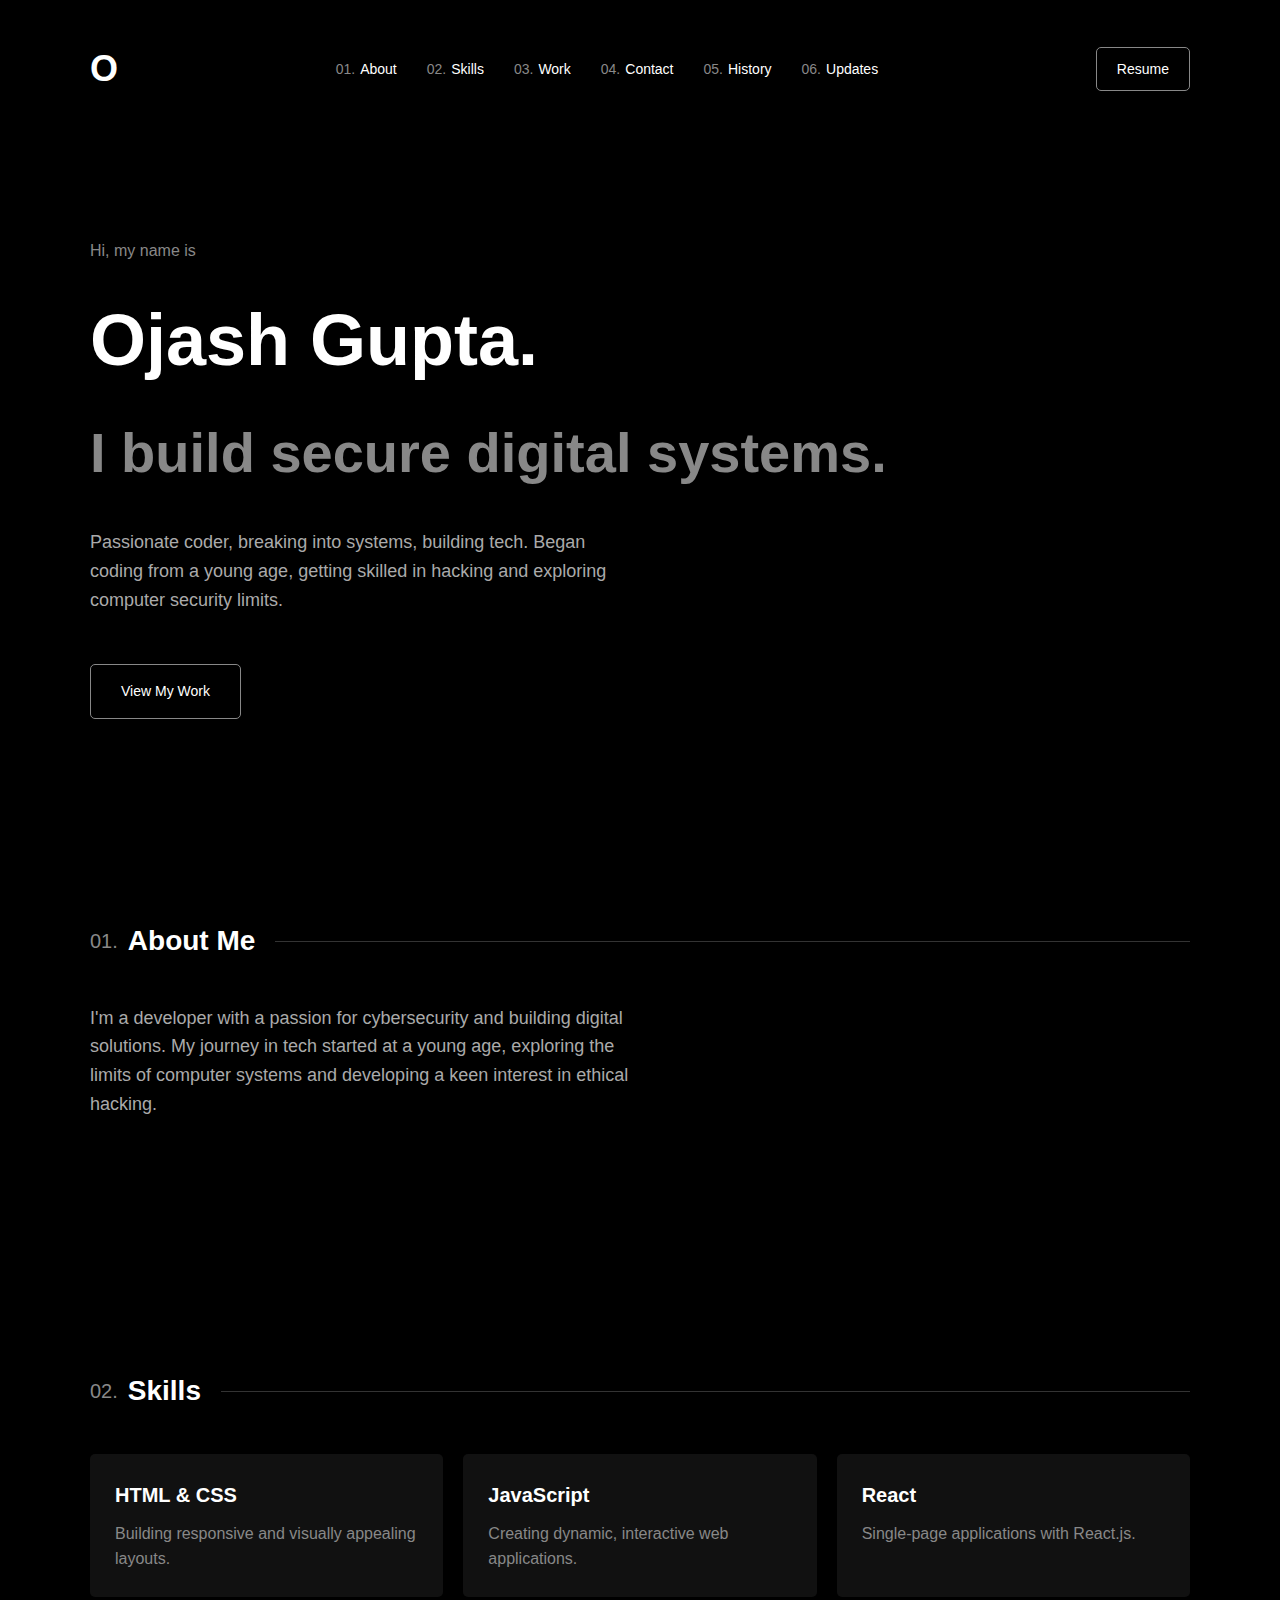
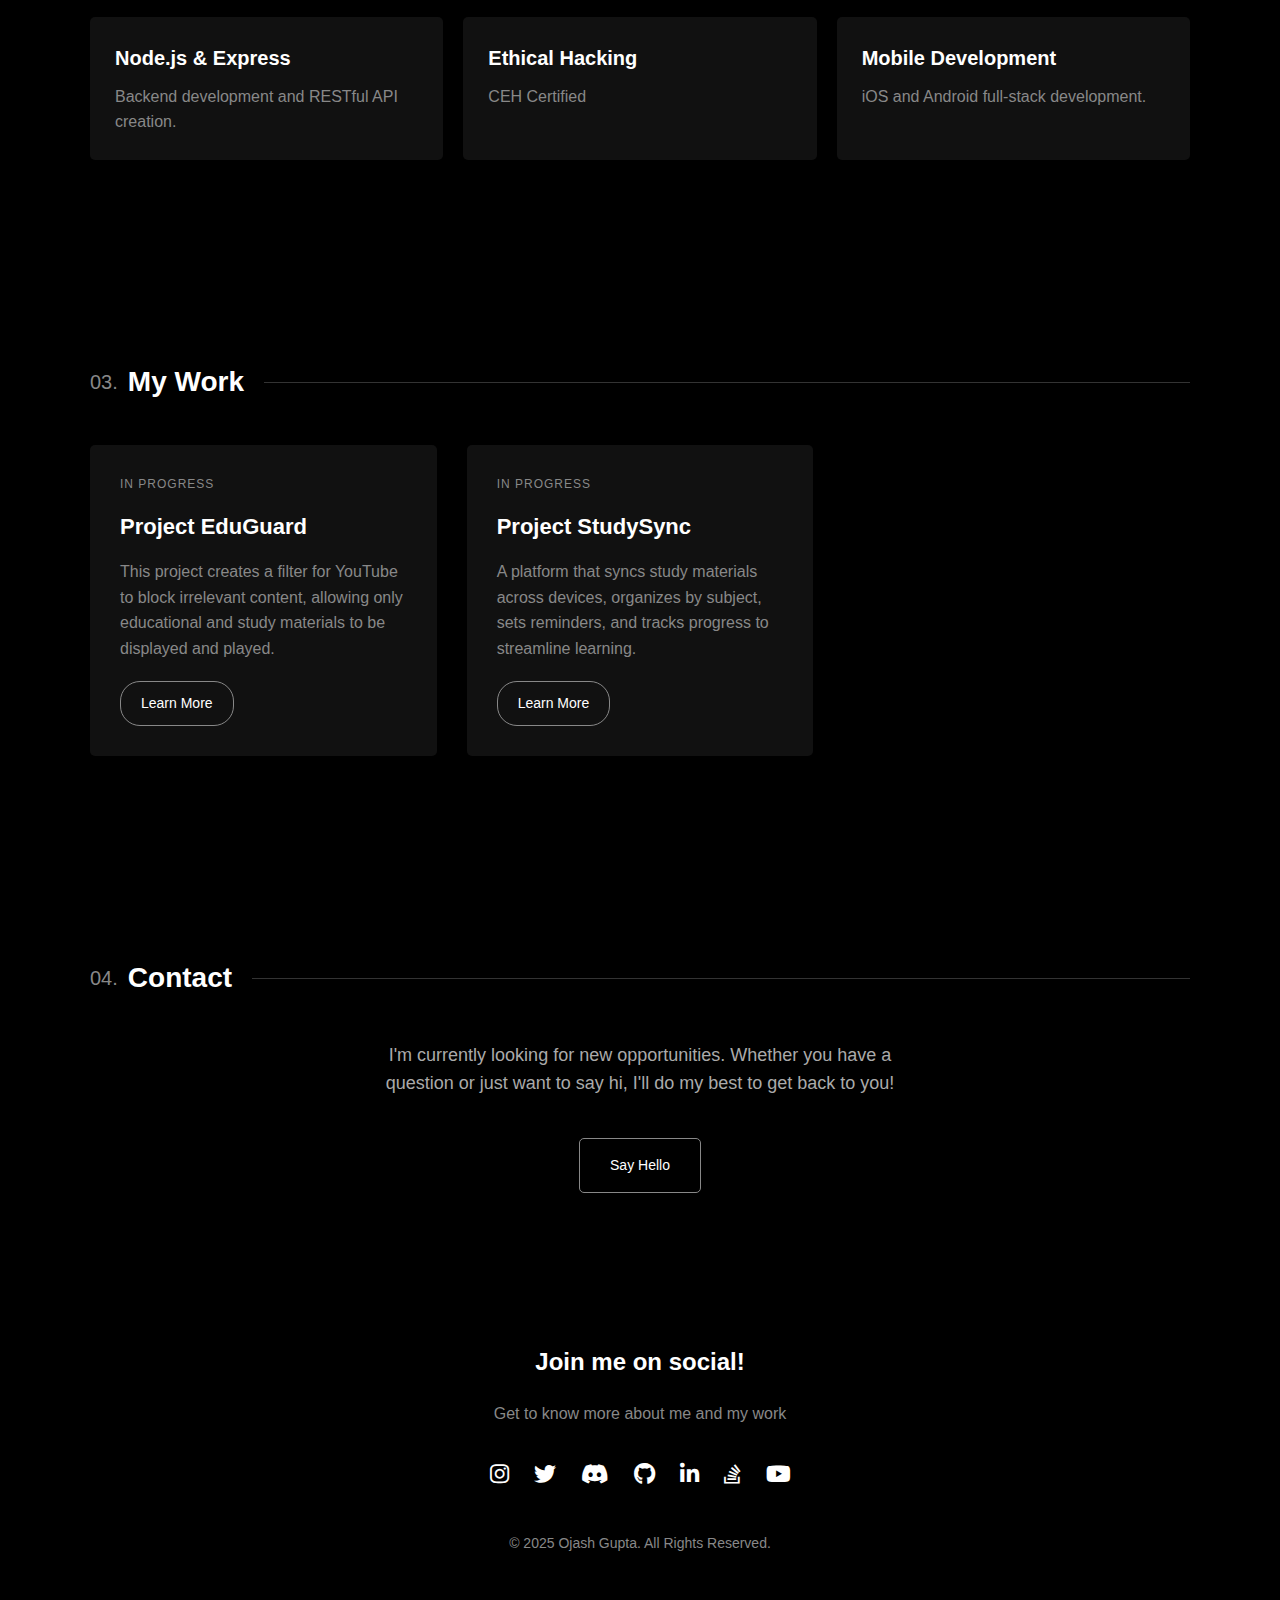
<file: index.html>
<!DOCTYPE html>
<html lang="en">
<head>
    <meta charset="UTF-8">
    <meta name="viewport" content="width=device-width, initial-scale=1.0">
    <title>Ojash Gupta | Developer</title>
    <link rel="stylesheet" href="https://cdnjs.cloudflare.com/ajax/libs/font-awesome/6.0.0-beta3/css/all.min.css">
    <style>
        /* Reset & Base Styles */
        * {
            margin: 0;
            padding: 0;
            box-sizing: border-box;
            font-family: -apple-system, BlinkMacSystemFont, 'Segoe UI', Roboto, Helvetica, Arial, sans-serif;
        }

        body {
            background-color: #000;
            color: #fff;
            line-height: 1.6;
        }

        /* Container */
        .container {
            max-width: 1200px;
            padding: 0 50px;
            margin: 0 auto;
        }

        /* Header & Navigation */
        header {
            padding: 40px 0;
        }

        .navbar {
            display: flex;
            justify-content: space-between;
            align-items: center;
        }

        .logo {
            font-weight: bold;
            font-size: 36px;
        }

        .nav-links {
            display: flex;
            gap: 30px;
            list-style: none;
        }

        .nav-item {
            display: flex;
            align-items: center;
        }

        .nav-number {
            color: #888;
            font-size: 14px;
            margin-right: 5px;
        }

        .nav-text {
            color: #fff;
            text-decoration: none;
            font-size: 14px;
            transition: color 0.3s ease;
        }

        .nav-text:hover {
            color: #888;
        }

        .resume-button {
            border: 1px solid #888;
            padding: 10px 20px;
            border-radius: 5px;
            color: #fff;
            text-decoration: none;
            font-size: 14px;
            transition: all 0.3s ease;
        }

        .resume-button:hover {
            background-color: rgba(255, 255, 255, 0.1);
        }

        /* Hero Section */
        .hero {
            padding: 100px 0;
        }

        .hero-small {
            color: #888;
            font-size: 16px;
            margin-bottom: 20px;
        }

        .hero-name {
            font-size: 72px;
            font-weight: bold;
            margin-bottom: 10px;
        }

        .hero-title {
            font-size: 56px;
            font-weight: bold;
            color: #888;
            margin-bottom: 30px;
        }

        .hero-description {
            max-width: 540px;
            color: #aaa;
            font-size: 18px;
            margin-bottom: 50px;
            line-height: 1.6;
        }

        .hero-button {
            display: inline-block;
            border: 1px solid #888;
            padding: 15px 30px;
            border-radius: 5px;
            color: #fff;
            text-decoration: none;
            font-size: 14px;
            transition: all 0.3s ease;
        }

        .hero-button:hover {
            background-color: rgba(255, 255, 255, 0.1);
        }

        /* Sections */
        .section {
            padding: 100px 0;
        }

        .section-header {
            display: flex;
            align-items: center;
            margin-bottom: 40px;
        }

        .section-number {
            color: #888;
            font-size: 20px;
            margin-right: 10px;
        }

        .section-title {
            font-size: 28px;
            font-weight: bold;
        }

        .section-line {
            flex: 1;
            height: 1px;
            background-color: #333;
            margin-left: 20px;
        }

        /* Skills Section */
        .skills-grid {
            display: grid;
            grid-template-columns: repeat(auto-fill, minmax(300px, 1fr));
            gap: 20px;
        }

        .skill-card {
            background-color: #111;
            padding: 25px;
            border-radius: 5px;
            transition: transform 0.3s ease;
        }

        .skill-card:hover {
            transform: translateY(-5px);
        }

        .skill-title {
            font-size: 20px;
            margin-bottom: 10px;
        }

        .skill-description {
            color: #888;
            font-size: 16px;
        }

        /* Projects Section */
        .projects-grid {
            display: grid;
            grid-template-columns: repeat(auto-fill, minmax(300px, 1fr));
            gap: 30px;
        }

        .project-card {
            background-color: #111;
            padding: 30px;
            border-radius: 5px;
            transition: transform 0.3s ease;
        }

        .project-card:hover {
            transform: translateY(-5px);
        }

        .project-status {
            color: #888;
            font-size: 12px;
            text-transform: uppercase;
            letter-spacing: 1px;
            margin-bottom: 15px;
        }

        .project-title {
            font-size: 22px;
            margin-bottom: 15px;
        }

        .project-description {
            color: #888;
            font-size: 16px;
            margin-bottom: 20px;
        }

        .project-link {
            display: inline-block;
            border: 1px solid #888;
            padding: 10px 20px;
            border-radius: 20px;
            color: #fff;
            text-decoration: none;
            font-size: 14px;
            transition: all 0.3s ease;
        }

        .project-link:hover {
            background-color: rgba(255, 255, 255, 0.1);
        }

        /* Footer */
        footer {
            padding: 50px 0;
            text-align: center;
        }

        .footer-title {
            font-size: 24px;
            margin-bottom: 20px;
        }

        .footer-description {
            color: #888;
            max-width: 500px;
            margin: 0 auto 30px;
        }

        .social-icons {
            display: flex;
            justify-content: center;
            gap: 25px;
            margin-bottom: 40px;
        }

        .social-icon {
            color: #fff;
            font-size: 22px;
            transition: color 0.3s ease;
        }

        .social-icon:hover {
            color: #888;
        }

        .footer-copyright {
            color: #888;
            font-size: 14px;
        }

        /* Responsive Design */
        @media screen and (max-width: 768px) {
            .container {
                padding: 0 20px;
            }

            .hero-name, .hero-title {
                font-size: 42px;
            }

            .hero-description {
                font-size: 16px;
            }

            .nav-links {
                display: none;
            }
        }
    </style>
</head>
<body>
    <header>
        <div class="container">
            <nav class="navbar">
                <div class="logo">O</div>
                <ul class="nav-links">
                    <li class="nav-item">
                        <span class="nav-number">01.</span>
                        <a href="#about" class="nav-text">About</a>
                    </li>
                    <li class="nav-item">
                        <span class="nav-number">02.</span>
                        <a href="#skills" class="nav-text">Skills</a>
                    </li>
                    <li class="nav-item">
                        <span class="nav-number">03.</span>
                        <a href="#work" class="nav-text">Work</a>
                    </li>
                    <li class="nav-item">
                        <span class="nav-number">04.</span>
                        <a href="#contact" class="nav-text">Contact</a>
                    </li>
                    <li class="nav-item">
                        <span class="nav-number">05.</span>
                        <a href="history.html" class="nav-text">History</a>
                    </li>
                    <li class="nav-item">
                        <span class="nav-number">06.</span>
                        <a href="updates.html" class="nav-text">Updates</a>
                    </li>
                </ul>
                <a href="/contact.html" class="resume-button" target="_blank">Resume</a>
            </nav>
        </div>
    </header>

    <main>
        <section class="hero">
            <div class="container">
                <p class="hero-small">Hi, my name is</p>
                <h1 class="hero-name">Ojash Gupta.</h1>
                <h2 class="hero-title">I build secure digital systems.</h2>
                <p class="hero-description">
                    Passionate coder, breaking into systems, building tech. 
                    Began coding from a young age, getting skilled in hacking and 
                    exploring computer security limits.
                </p>
                <a href="#work" class="hero-button">View My Work</a>
            </div>
        </section>

        <section id="about" class="section">
            <div class="container">
                <div class="section-header">
                    <span class="section-number">01.</span>
                    <h2 class="section-title">About Me</h2>
                    <div class="section-line"></div>
                </div>
                <p class="hero-description">
                    I'm a developer with a passion for cybersecurity and building 
                    digital solutions. My journey in tech started at a young age, 
                    exploring the limits of computer systems and developing 
                    a keen interest in ethical hacking.
                </p>
            </div>
        </section>

        <section id="skills" class="section">
            <div class="container">
                <div class="section-header">
                    <span class="section-number">02.</span>
                    <h2 class="section-title">Skills</h2>
                    <div class="section-line"></div>
                </div>
                <div class="skills-grid">
                    <div class="skill-card">
                        <h3 class="skill-title">HTML & CSS</h3>
                        <p class="skill-description">Building responsive and visually appealing layouts.</p>
                    </div>
                    <div class="skill-card">
                        <h3 class="skill-title">JavaScript</h3>
                        <p class="skill-description">Creating dynamic, interactive web applications.</p>
                    </div>
                    <div class="skill-card">
                        <h3 class="skill-title">React</h3>
                        <p class="skill-description">Single-page applications with React.js.</p>
                    </div>
                    <div class="skill-card">
                        <h3 class="skill-title">Node.js & Express</h3>
                        <p class="skill-description">Backend development and RESTful API creation.</p>
                    </div>
                    <div class="skill-card">
                        <h3 class="skill-title">Ethical Hacking</h3>
                        <p class="skill-description">CEH Certified</p>
                    </div>
                    <div class="skill-card">
                        <h3 class="skill-title">Mobile Development</h3>
                        <p class="skill-description">iOS and Android full-stack development.</p>
                    </div>
                </div>
            </div>
        </section>

        <section id="work" class="section">
            <div class="container">
                <div class="section-header">
                    <span class="section-number">03.</span>
                    <h2 class="section-title">My Work</h2>
                    <div class="section-line"></div>
                </div>
                <div class="projects-grid">
                    <div class="project-card">
                        <p class="project-status">In Progress</p>
                        <h3 class="project-title">Project EduGuard</h3>
                        <p class="project-description">
                            This project creates a filter for YouTube to block irrelevant content, 
                            allowing only educational and study materials to be displayed and played.
                        </p>
                        <a href="ComingSoon.html" class="project-link">Learn More</a>
                    </div>
                    <div class="project-card">
                        <p class="project-status">In Progress</p>
                        <h3 class="project-title">Project StudySync</h3>
                        <p class="project-description">
                            A platform that syncs study materials across devices, organizes by subject, 
                            sets reminders, and tracks progress to streamline learning.
                        </p>
                        <a href="ComingSoon.html" class="project-link">Learn More</a>
                    </div>
                </div>
            </div>
        </section>

        <section id="contact" class="section">
            <div class="container">
                <div class="section-header">
                    <span class="section-number">04.</span>
                    <h2 class="section-title">Contact</h2>
                    <div class="section-line"></div>
                </div>
                <p class="hero-description" style="text-align: center; margin: 0 auto;">
                    I'm currently looking for new opportunities. 
                    Whether you have a question or just want to say hi, 
                    I'll do my best to get back to you!
                </p>
                <div style="text-align: center; margin-top: 40px;">
                    <a href="contact.html" class="hero-button">Say Hello</a>
                </div>
            </div>
        </section>
    </main>

    <footer>
        <div class="container">
            <h2 class="footer-title">Join me on social!</h2>
            <p class="footer-description">Get to know more about me and my work</p>
            <div class="social-icons">
                <a href="https://www.instagram.com/ojash.gupta.14/" target="_blank" class="social-icon">
                    <i class="fab fa-instagram"></i>
                </a>
                <a href="https://twitter.com/Compute10021701" target="_blank" class="social-icon">
                    <i class="fab fa-twitter"></i>
                </a>
                <a href="https://discord.com/tech1690/" target="_blank" class="social-icon">
                    <i class="fab fa-discord"></i>
                </a>
                <a href="https://github.com/ComputerTech99/Tech" target="_blank" class="social-icon">
                    <i class="fab fa-github"></i>
                </a>
                <a href="https://www.linkedin.com/in/ojash-gupta-3b2167216" target="_blank" class="social-icon">
                    <i class="fab fa-linkedin-in"></i>
                </a>
                <a href="https://stackoverflow.com/users/21220225" target="_blank" class="social-icon">
                    <i class="fab fa-stack-overflow"></i>
                </a>
                <a href="http://www.youtube.com/@computertech6693" target="_blank" class="social-icon">
                    <i class="fab fa-youtube"></i>
                </a>
            </div>
            <p class="footer-copyright">© 2025 Ojash Gupta. All Rights Reserved.</p>
        </div>
    </footer>

    <script>
        // Smooth scrolling for navigation links
        document.querySelectorAll('a[href^="#"]').forEach(anchor => {
            anchor.addEventListener('click', function(e) {
                e.preventDefault();
                document.querySelector(this.getAttribute('href')).scrollIntoView({
                    behavior: 'smooth'
                });
            });
        });
    </script>
</body>
</html>
</file>
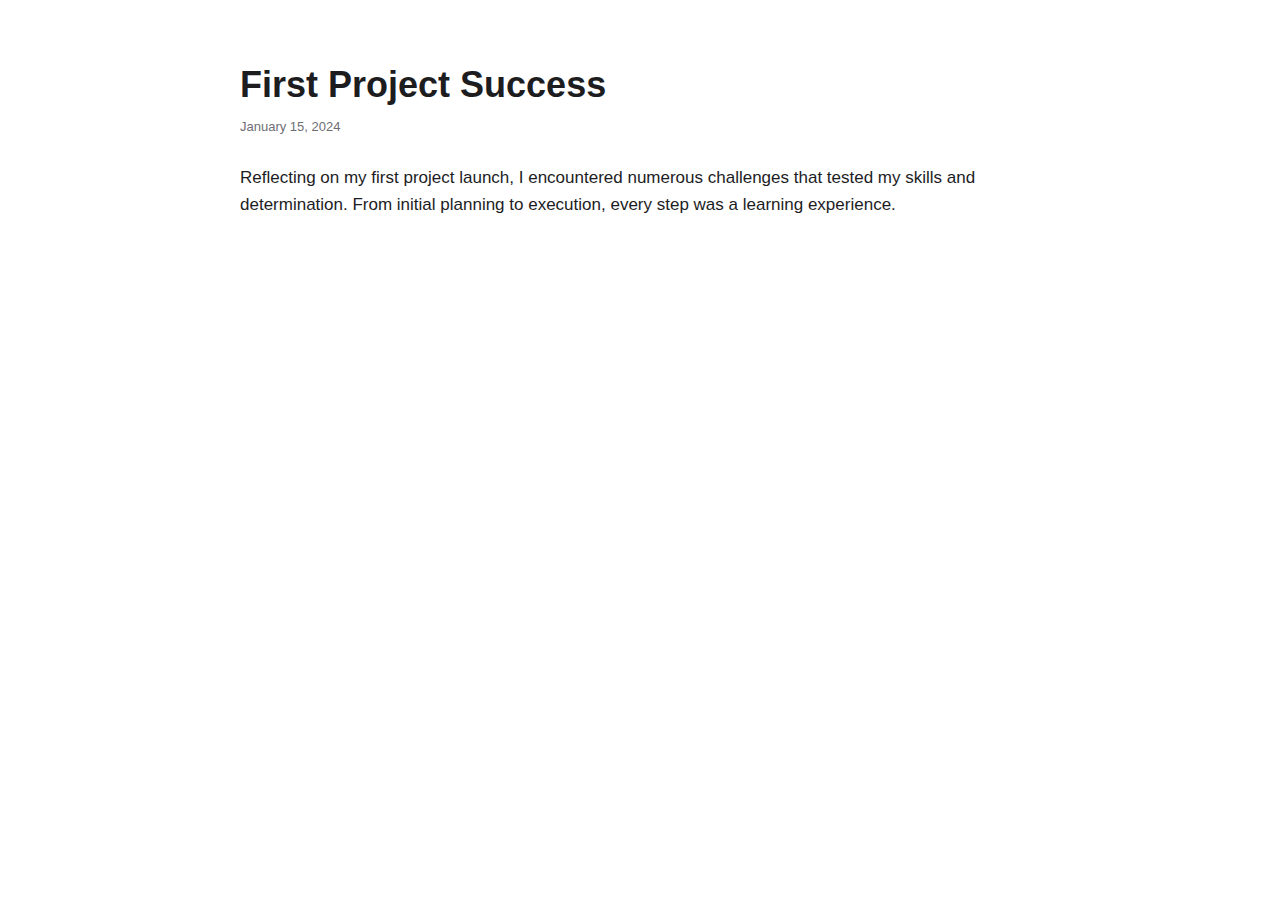
<file: blog-post-1.html>
<!DOCTYPE html>
<html lang="en">
<head>
    <meta charset="UTF-8">
    <title>First Project Success</title>
    <link rel="stylesheet" href="blog-post.css">
</head>
<body>

    <article class="blog-article">
        <h1>First Project Success</h1>
        <p class="post-date">January 15, 2024</p>
        <div class="post-content">
            <p>
                Reflecting on my first project launch, I encountered numerous challenges that tested my skills and determination. From initial planning to execution, every step was a learning experience.
            </p>
            <!-- Add the full content of your blog post here -->
        </div>
    </article>

</body>
</html>
</file>
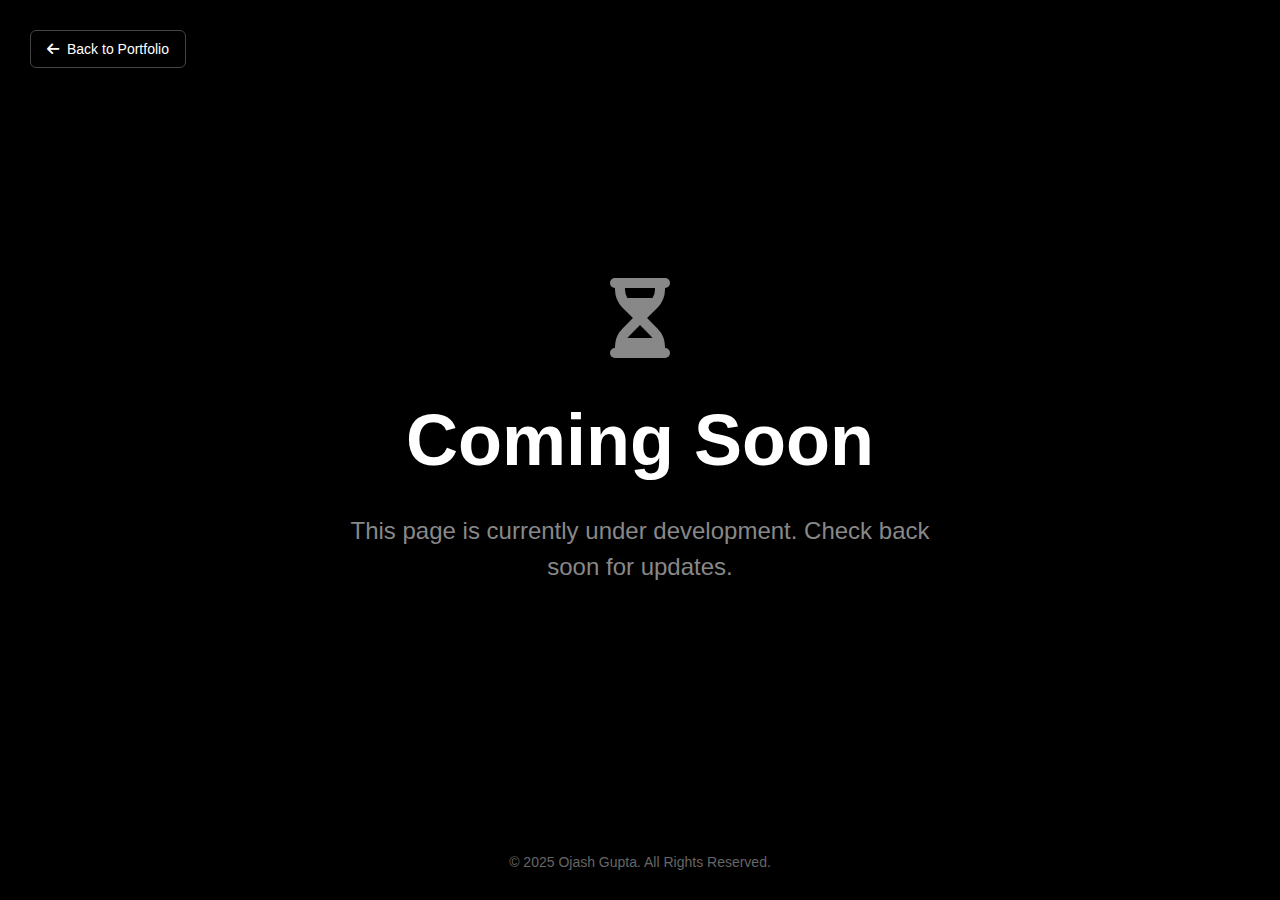
<file: ComingSoon.html>
<!DOCTYPE html>
<html lang="en">
<head>
    <meta charset="UTF-8">
    <meta name="viewport" content="width=device-width, initial-scale=1.0">
    <title>Coming Soon | Ojash Gupta</title>
    <link rel="stylesheet" href="https://cdnjs.cloudflare.com/ajax/libs/font-awesome/6.0.0/css/all.min.css">
    <style>
        * {
            margin: 0;
            padding: 0;
            box-sizing: border-box;
            font-family: -apple-system, BlinkMacSystemFont, "Helvetica Neue", Helvetica, Arial, sans-serif;
        }

        body {
            background-color: #000;
            color: #fff;
            min-height: 100vh;
            display: flex;
            flex-direction: column;
            justify-content: center;
            align-items: center;
            text-align: center;
            padding: 20px;
            position: relative;
        }

        .back-link {
            position: absolute;
            top: 30px;
            left: 30px;
            padding: 10px 16px;
            border: 1px solid #444;
            border-radius: 6px;
            color: #fff;
            text-decoration: none;
            font-size: 14px;
            transition: all 0.3s ease;
            display: flex;
            align-items: center;
            gap: 8px;
        }

        .back-link:hover {
            background-color: rgba(255, 255, 255, 0.1);
            transform: translateY(-2px);
        }

        .coming-soon {
            max-width: 600px;
        }

        .coming-soon-icon {
            font-size: 80px;
            margin-bottom: 30px;
            color: #888;
        }

        .coming-soon-title {
            font-size: 72px;
            font-weight: 700;
            margin-bottom: 30px;
            line-height: 1.2;
        }

        .coming-soon-subtitle {
            font-size: 24px;
            color: #888;
            margin-bottom: 40px;
            line-height: 1.5;
        }

        footer {
            position: absolute;
            bottom: 30px;
            width: 100%;
            text-align: center;
        }

        footer p {
            color: #666;
            font-size: 14px;
        }

        @media (max-width: 768px) {
            .coming-soon-title {
                font-size: 48px;
            }

            .coming-soon-subtitle {
                font-size: 18px;
            }

            .coming-soon-icon {
                font-size: 60px;
            }
        }
    </style>
</head>
<body>
    <a href="index.html" class="back-link">
        <i class="fas fa-arrow-left"></i>
        Back to Portfolio
    </a>

    <div class="coming-soon">
        <div class="coming-soon-icon">
            <i class="fas fa-hourglass-half"></i>
        </div>
        <h1 class="coming-soon-title">Coming Soon</h1>
        <p class="coming-soon-subtitle">This page is currently under development. Check back soon for updates.</p>
    </div>

    <footer>
        <p>© 2025 Ojash Gupta. All Rights Reserved.</p>
    </footer>
</body>
</html>
</file>
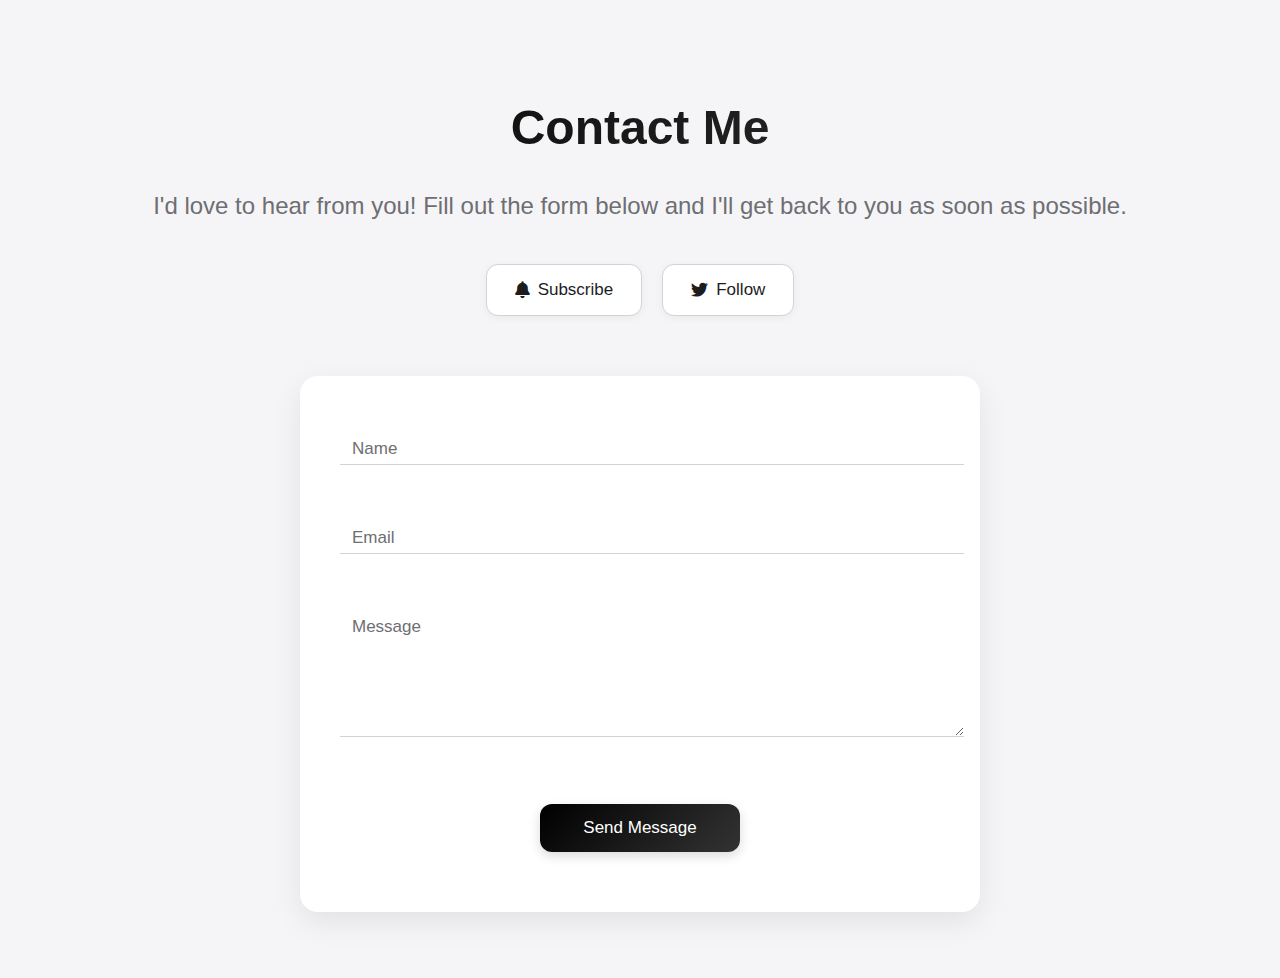
<file: contact.html>
<!DOCTYPE html>
<html lang="en">
<head>
    <meta charset="UTF-8">
    <meta name="viewport" content="width=device-width, initial-scale=1.0">
    <title>Contact Me</title>
    <link rel="stylesheet" href="contact.css">
    <link rel="stylesheet" href="https://cdnjs.cloudflare.com/ajax/libs/font-awesome/6.0.0/css/all.min.css">
    <!-- No need for external captcha script, Formspree will handle it -->
</head>
<body>

    <!-- Contact Section -->
    <section id="contact">
        <div class="contact-header">
            <h1>Contact Me</h1>
            <p>I'd love to hear from you! Fill out the form below and I'll get back to you as soon as possible.</p>
            <div class="contact-buttons">
                <button class="subscribe-btn"><i class="fas fa-bell"></i> Subscribe</button>
                <a href="https://twitter.com/Compute10021701" target="_blank" class="follow-btn"><i class="fab fa-twitter"></i> Follow</a>
            </div>
        </div>

        <!-- Contact Form -->
        <form id="contact-form" action="https://formspree.io/f/xdkegpek" method="POST">
            <div class="form-group">
                <input type="text" id="name" name="name" placeholder=" " required>
                <label for="name">Name</label>
            </div>

            <div class="form-group">
                <input type="email" id="email" name="email" placeholder=" " required>
                <label for="email">Email</label>
            </div>

            <div class="form-group">
                <textarea id="message" name="message" rows="6" placeholder=" " required></textarea>
                <label for="message">Message</label>
            </div>
            
            <!-- Formspree captcha field - leave empty for Formspree's auto-captcha -->
            <div id="contact-captcha"></div>
            
            <button type="submit" class="submit-btn" id="submit-button">
                <span class="btn-text">Send Message</span>
                <span class="btn-loader"><i class="fas fa-spinner fa-spin"></i></span>
            </button>

            <div id="form-status" class="form-status"></div>
        </form>
    </section>

    <!-- Modal Dialog Box -->
    <div id="modal" class="modal">
        <div class="modal-content">
            <span class="close-btn">&times;</span>
            <h2>Subscribe to Updates</h2>
            <p>Enter your email address to receive the latest updates.</p>
            <form id="subscribe-form" action="https://formspree.io/f/xdkegpek" method="POST">
                <input type="email" id="modal-email" name="email" placeholder="Email address" required>
                <input type="hidden" name="form-type" value="subscription">
                <!-- Formspree captcha field for subscription form - leave empty for Formspree's auto-captcha -->
                <div id="subscribe-captcha"></div>
                <button type="submit" class="submit-btn">Subscribe</button>
            </form>
            <div id="subscribe-status" class="form-status"></div>
        </div>
    </div>

    <!-- JavaScript -->
    <script src="contact.js"></script>

</body>
</html>
</file>
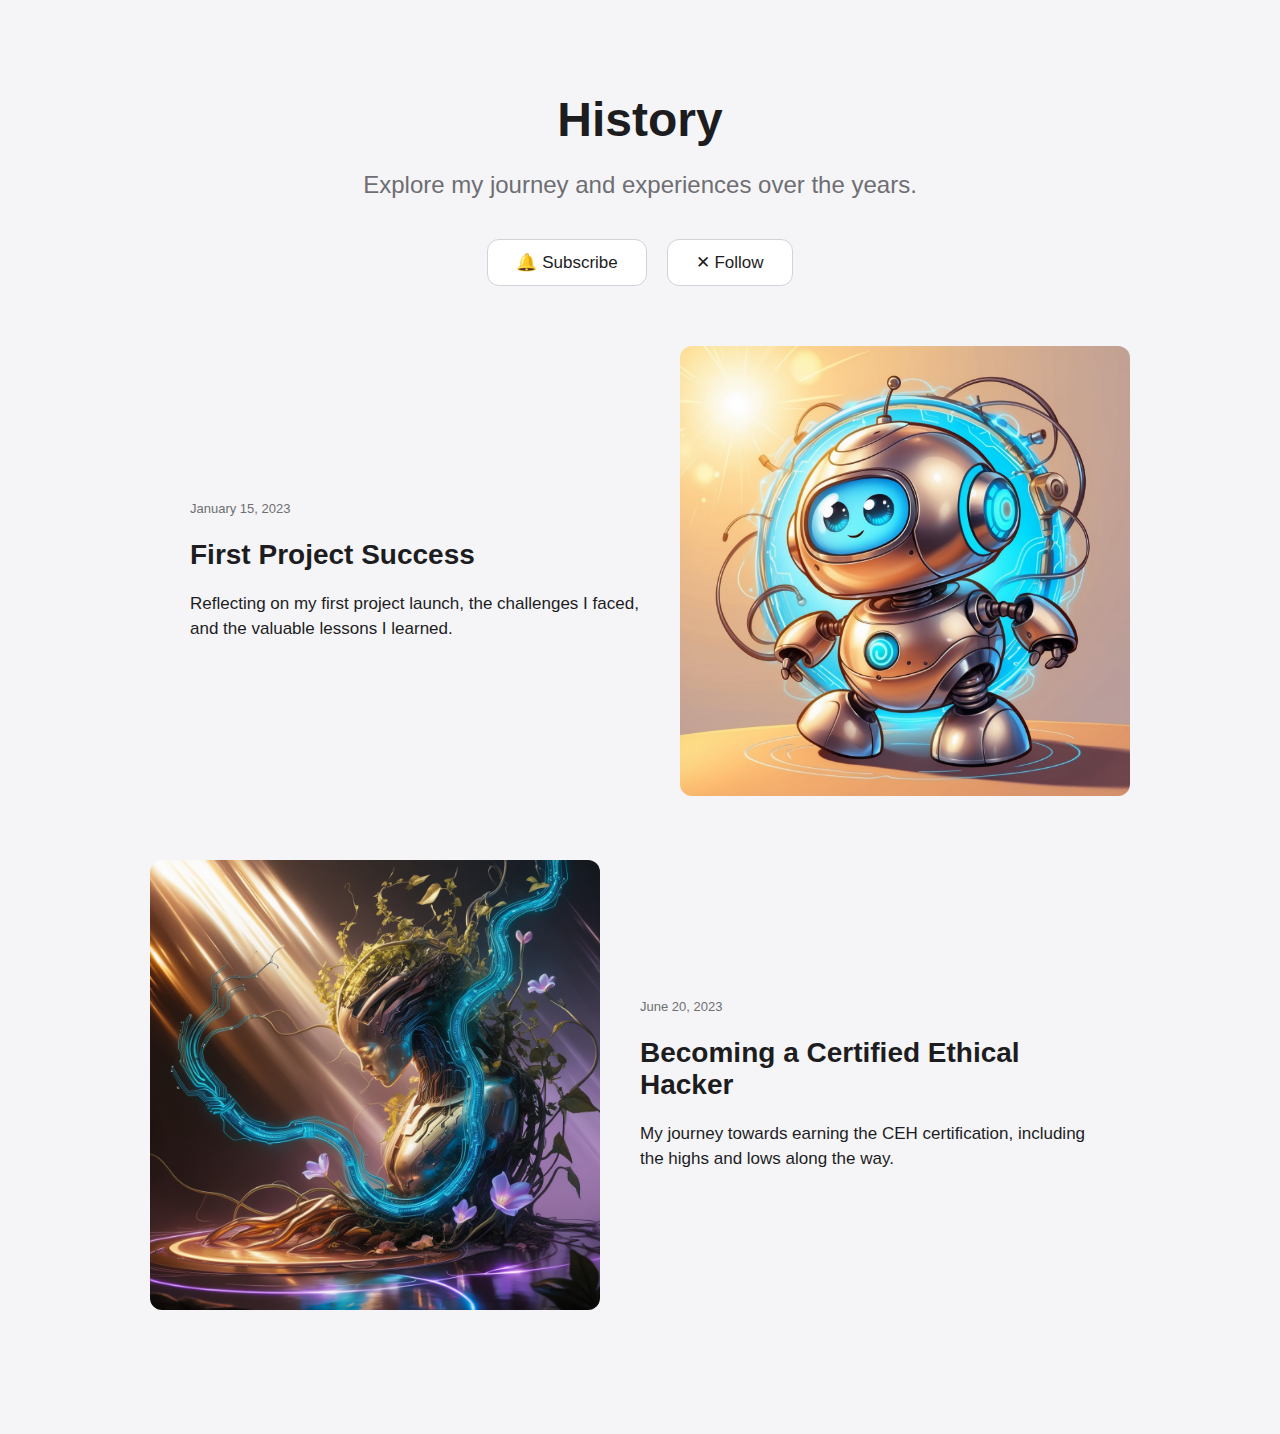
<file: history.html>
<!DOCTYPE html>
<html lang="en">
<head>
    <meta charset="UTF-8">
    <title>History</title>
    <link rel="stylesheet" href="history.css">
</head>
<body>

    <!-- History Section -->
    <section id="history">
        <div class="history-header">
            <h1>History</h1>
            <p>Explore my journey and experiences over the years.</p>
            <div class="history-buttons">
                <button class="subscribe-btn">🔔 Subscribe</button>
                <a href="https://twitter.com/Compute10021701" target="_blank" class="follow-btn">✕ Follow</a>
            </div>
        </div>

        <!-- Blog Card -->
        <a href="blog-post-1.html" target="_blank" class="blog-card">
            <div class="blog-image">
                <img src="img3.jpg" alt="First Project Success">
            </div>
            <div class="blog-info">
                <p class="blog-date">January 15, 2023</p>
                <h2>First Project Success</h2>
                <p class="blog-description">Reflecting on my first project launch, the challenges I faced, and the valuable lessons I learned.</p>
            </div>
        </a>

        <!-- Blog Card -->
        <a href="blog-post-2.html" target="_blank" class="blog-card">
            <div class="blog-image">
                <img src="img4.jpg" alt="Becoming a Certified Ethical Hacker">
            </div>
            <div class="blog-info">
                <p class="blog-date">June 20, 2023</p>
                <h2>Becoming a Certified Ethical Hacker</h2>
                <p class="blog-description">My journey towards earning the CEH certification, including the highs and lows along the way.</p>
            </div>
        </a>

        <!-- Additional blog cards can be added here -->
    </section>

    <!-- Modal Dialog Box -->
    <div id="modal" class="modal">
        <div class="modal-content">
            <span class="close-btn">&times;</span>
            <h2>Subscribe to Updates</h2>
            <p>Enter your email address to receive the latest updates.</p>
            <form id="subscribe-form">
                <input type="email" id="email" name="email" placeholder="Email address" required>
                <button type="submit" class="submit-btn">Subscribe</button>
            </form>
        </div>
    </div>

    <!-- JavaScript -->
    <script src="history.js"></script>

</body>
</html>
</file>
<file: blog-post.css>
body {
    font-family: -apple-system, BlinkMacSystemFont, "Helvetica Neue", Helvetica, Arial, sans-serif;
    margin: 0;
    padding: 40px 20px;
    background-color: #ffffff;
    color: #1d1d1f;
}

.blog-article {
    max-width: 800px;
    margin: 0 auto;
}

.blog-article h1 {
    font-size: 36px;
    font-weight: 600;
    margin-bottom: 10px;
}

.post-date {
    font-size: 13px;
    color: #6e6e73;
    margin-bottom: 30px;
}

.post-content p {
    font-size: 17px;
    line-height: 1.6;
    margin-bottom: 20px;
    color: #1d1d1f;
}
</file>
<file: contact.css>
/* General Styles */
body {
    font-family: -apple-system, BlinkMacSystemFont, "Helvetica Neue", Helvetica, Arial, sans-serif;
    margin: 0;
    padding: 0;
    background-color: #f5f5f7;
    color: #1d1d1f;
    line-height: 1.5;
}

#contact {
    max-width: 980px;
    margin: 0 auto;
    padding: 60px 20px;
}

.contact-header {
    text-align: center;
    margin-bottom: 60px;
}

.contact-header h1 {
    font-size: 48px;
    font-weight: 600;
    margin-bottom: 20px;
    background: linear-gradient(135deg, #000000 0%, #333333 100%);
    -webkit-background-clip: text;
    -webkit-text-fill-color: transparent;
    background-clip: text;
}

.contact-header p {
    font-size: 24px;
    color: #6e6e73;
    margin-bottom: 40px;
}

.contact-buttons {
    display: flex;
    justify-content: center;
    gap: 20px;
}

.subscribe-btn, .follow-btn {
    font-size: 17px;
    padding: 12px 28px;
    border-radius: 12px;
    border: 1px solid #d2d2d7;
    background-color: #fff;
    color: #1d1d1f;
    cursor: pointer;
    transition: all 0.3s ease;
    box-shadow: 0 2px 8px rgba(0, 0, 0, 0.05);
    display: flex;
    align-items: center;
    gap: 8px;
}

.subscribe-btn:hover, .follow-btn:hover {
    background-color: #f5f5f7;
    border-color: #6e6e73;
    transform: translateY(-2px);
    box-shadow: 0 4px 12px rgba(0, 0, 0, 0.1);
}

.follow-btn {
    text-decoration: none;
}

/* Contact Form Styles */
#contact-form {
    max-width: 600px;
    margin: 0 auto;
    background-color: white;
    padding: 40px;
    border-radius: 18px;
    box-shadow: 0 10px 30px rgba(0, 0, 0, 0.08);
    transition: all 0.3s ease;
}

#contact-form:hover {
    box-shadow: 0 15px 35px rgba(0, 0, 0, 0.12);
}

.form-group {
    position: relative;
    margin-bottom: 40px;
}

.form-group input,
.form-group textarea {
    width: 100%;
    padding: 20px 12px 8px;
    font-size: 17px;
    border: none;
    border-bottom: 1px solid #d2d2d7;
    background-color: transparent;
    color: #1d1d1f;
    transition: border-color 0.3s ease;
}

.form-group input:focus,
.form-group textarea:focus {
    outline: none;
    border-bottom-color: #0071e3;
}

.form-group label {
    position: absolute;
    top: 20px;
    left: 12px;
    font-size: 17px;
    color: #6e6e73;
    pointer-events: none;
    transition: all 0.25s ease;
}

.form-group input:focus + label,
.form-group input:not(:placeholder-shown) + label,
.form-group textarea:focus + label,
.form-group textarea:not(:placeholder-shown) + label {
    top: -5px;
    font-size: 13px;
    color: #0071e3;
    font-weight: 500;
}

.submit-btn {
    display: flex;
    justify-content: center;
    align-items: center;
    width: 100%;
    max-width: 200px;
    margin: 0 auto;
    font-size: 17px;
    padding: 14px;
    border-radius: 12px;
    border: none;
    background: linear-gradient(135deg, #000000 0%, #333333 100%);
    color: #fff;
    cursor: pointer;
    transition: all 0.3s ease;
    box-shadow: 0 4px 12px rgba(0, 0, 0, 0.15);
    position: relative;
    overflow: hidden;
}

.submit-btn:hover {
    transform: translateY(-2px);
    box-shadow: 0 6px 16px rgba(0, 0, 0, 0.2);
}

.submit-btn:active {
    transform: translateY(0);
}

.btn-loader {
    display: none;
}

.submit-btn.loading .btn-text {
    display: none;
}

.submit-btn.loading .btn-loader {
    display: inline-block;
}

.form-status {
    margin-top: 20px;
    text-align: center;
    font-size: 15px;
    font-weight: 500;
    opacity: 0;
    transition: opacity 0.5s ease;
}

.form-status.success {
    color: #34c759;
    opacity: 1;
}

.form-status.error {
    color: #ff3b30;
    opacity: 1;
}

/* Modal Styles */
.modal {
    display: none;
    position: fixed;
    z-index: 1000;
    left: 0;
    top: 0;
    width: 100%;
    height: 100%;
    overflow: auto;
    background-color: rgba(29, 29, 31, 0.85);
    backdrop-filter: blur(5px);
}

.modal-content {
    background-color: #fff;
    margin: 10% auto;
    padding: 40px;
    border: 1px solid #d2d2d7;
    width: 90%;
    max-width: 500px;
    border-radius: 18px;
    text-align: center;
    position: relative;
    box-shadow: 0 20px 40px rgba(0, 0, 0, 0.2);
    animation: modalOpen 0.4s ease;
}

@keyframes modalOpen {
    from {
        opacity: 0;
        transform: scale(0.95);
    }
    to {
        opacity: 1;
        transform: scale(1);
    }
}

.modal-content h2 {
    font-size: 28px;
    font-weight: 600;
    margin-bottom: 20px;
    background: linear-gradient(135deg, #000000 0%, #333333 100%);
    -webkit-background-clip: text;
    -webkit-text-fill-color: transparent;
    background-clip: text;
}

.modal-content p {
    font-size: 17px;
    color: #6e6e73;
    margin-bottom: 30px;
}

.modal-content .close-btn {
    position: absolute;
    right: 25px;
    top: 25px;
    font-size: 30px;
    font-weight: bold;
    color: #6e6e73;
    cursor: pointer;
    transition: color 0.3s ease;
}

.modal-content .close-btn:hover {
    color: #1d1d1f;
}

#subscribe-form {
    display: flex;
    flex-direction: column;
    align-items: center;
}

#modal-email {
    width: 100%;
    padding: 14px;
    margin-bottom: 20px;
    border: 1px solid #d2d2d7;
    border-radius: 10px;
    font-size: 17px;
    transition: all 0.3s ease;
}

#modal-email:focus {
    outline: none;
    border-color: #0071e3;
    box-shadow: 0 0 0 3px rgba(0, 113, 227, 0.15);
}

/* Captcha containers styling */
#contact-captcha,
#subscribe-captcha {
    margin: 20px auto;
    display: flex;
    justify-content: center;
}

/* Make subscribe form captcha fit better in modal */
#subscribe-captcha {
    margin: 10px auto;
}

/* Responsive Design */
@media (max-width: 768px) {
    .contact-header h1 {
        font-size: 36px;
    }

    .contact-header p {
        font-size: 20px;
    }

    .form-group {
        margin-bottom: 30px;
    }
    
    #contact-form {
        padding: 30px 20px;
    }
    
    .contact-buttons {
        flex-direction: column;
        align-items: center;
    }
    
    .subscribe-btn, .follow-btn {
        width: 100%;
        max-width: 250px;
        justify-content: center;
    }
}
</file>
<file: history.css>
/* General Styles */
body {
    font-family: -apple-system, BlinkMacSystemFont, "Helvetica Neue", Helvetica, Arial, sans-serif;
    margin: 0;
    padding: 0;
    background-color: #f5f5f7;
    color: #1d1d1f;
}

#history {
    max-width: 980px;
    margin: 0 auto;
    padding: 60px 20px;
}

.history-header {
    text-align: center;
    margin-bottom: 60px;
}

.history-header h1 {
    font-size: 48px;
    font-weight: 600;
    margin-bottom: 20px;
}

.history-header p {
    font-size: 24px;
    color: #6e6e73;
    margin-bottom: 40px;
}

.history-buttons {
    display: flex;
    justify-content: center;
    gap: 20px;
}

.subscribe-btn {
    font-size: 17px;
    padding: 12px 28px;
    border-radius: 12px;
    border: 1px solid #d2d2d7;
    background-color: #fff;
    color: #1d1d1f;
    cursor: pointer;
    transition: background-color 0.3s, border-color 0.3s;
}

.subscribe-btn:hover{
    background-color: #f5f5f7;
    border-color: #6e6e73;
}
.follow-btn {
    font-size: 17px;
    padding: 12px 28px;
    border-radius: 12px;
    border: 1px solid #d2d2d7;
    background-color: #fff;
    color: #1d1d1f;
    text-decoration: none;
    cursor: pointer;
    transition: background-color 0.3s, border-color 0.3s;
    display: inline-block;
}

.follow-btn:hover {
    background-color: #f5f5f7;
    border-color: #6e6e73;
}

.blog-card {
    display: flex;
    align-items: center;
    margin-bottom: 60px;
}

.blog-card:nth-child(even) {
    flex-direction: row-reverse;
}

.blog-image {
    flex: 1;
}

.blog-image img {
    width: 100%;
    border-radius: 12px;
}

.blog-info {
    flex: 1;
    padding: 0 40px;
}

.blog-date {
    font-size: 13px;
    color: #6e6e73;
    margin-bottom: 8px;
}

.blog-info h2 {
    font-size: 28px;
    font-weight: 600;
    margin-bottom: 20px;
}

.blog-description {
    font-size: 17px;
    line-height: 1.5;
    color: #1d1d1f;
}

/* Modal Styles */
.modal {
    display: none;
    position: fixed;
    z-index: 1000;
    left: 0;
    top: 0;
    width: 100%;
    height: 100%;
    overflow: auto;
    background-color: rgba(29, 29, 31, 0.85);
}

.modal-content {
    background-color: #fff;
    margin: 10% auto;
    padding: 40px;
    border: 1px solid #d2d2d7;
    width: 90%;
    max-width: 500px;
    border-radius: 12px;
    text-align: center;
    position: relative;
}

.modal-content h2 {
    font-size: 28px;
    font-weight: 600;
    margin-bottom: 20px;
}

.modal-content p {
    font-size: 17px;
    color: #6e6e73;
    margin-bottom: 30px;
}

.modal-content .close-btn {
    position: absolute;
    right: 25px;
    top: 25px;
    font-size: 30px;
    font-weight: bold;
    color: #6e6e73;
    cursor: pointer;
}

.modal-content .close-btn:hover {
    color: #1d1d1f;
}

#subscribe-form {
    display: flex;
    flex-direction: column;
    align-items: center;
}

#email {
    width: 100%;
    padding: 12px;
    margin-bottom: 20px;
    border: 1px solid #d2d2d7;
    border-radius: 8px;
    font-size: 17px;
}

.submit-btn {
    font-size: 17px;
    padding: 12px 28px;
    border-radius: 12px;
    border: none;
    background-color: #0071e3;
    color: #fff;
    cursor: pointer;
    transition: background-color 0.3s;
}

.submit-btn:hover {
    background-color: #005bb5;
}

/* Responsive Design */
@media (max-width: 768px) {
    .blog-card {
        flex-direction: column;
    }
    .blog-info {
        padding: 20px 0 0 0;
    }
    .modal-content {
        margin: 20% auto;
    }
}

/* Blog Card */
.blog-card {
    display: flex;
    align-items: center;
    margin-bottom: 60px;
    text-decoration: none; /* Remove underline from links */
    color: inherit; /* Inherit text color */
}

.blog-card:nth-child(even) {
    flex-direction: row-reverse;
}
</file>
